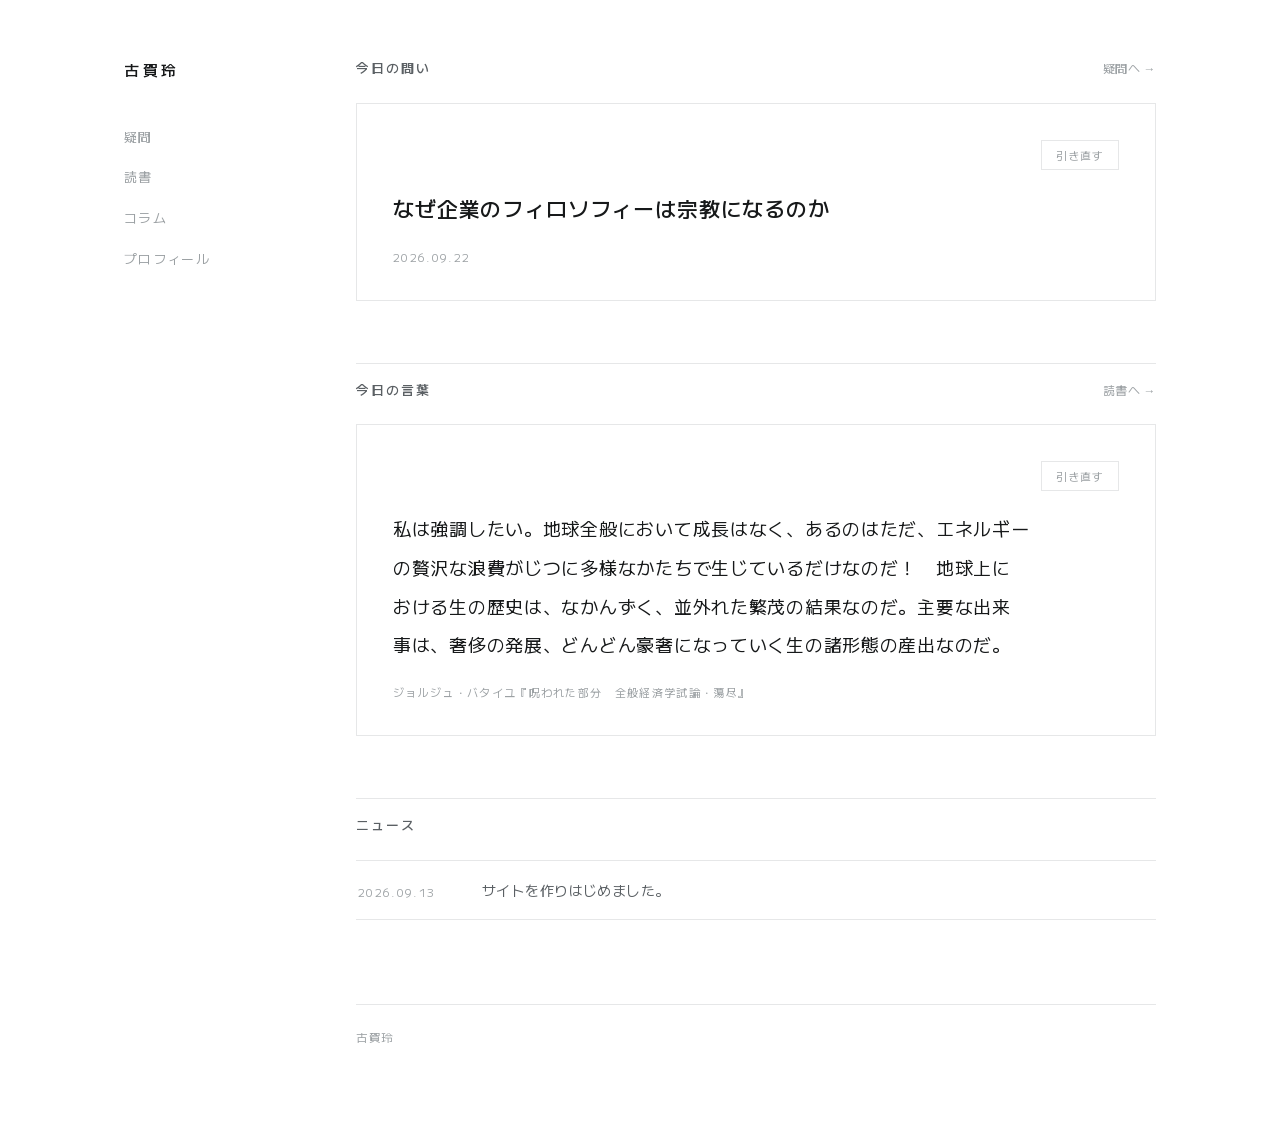
<file: index.html>
<!doctype html>
<html lang="ja">
<head>
<meta charset="utf-8">
<meta name="viewport" content="width=device-width, initial-scale=1">
<title>古賀玲</title>
<meta name="description" content="古賀玲のウェブサイト。日々浮かんだ疑問と、本から書き写した言葉を書きとめています。">
<meta property="og:title" content="古賀玲">
<meta property="og:description" content="古賀玲のウェブサイト。日々浮かんだ疑問と、本から書き写した言葉を書きとめています。">
<meta property="og:type" content="website">
<link rel="preconnect" href="https://fonts.googleapis.com">
<link rel="preconnect" href="https://fonts.gstatic.com" crossorigin>
<link rel="stylesheet" href="https://fonts.googleapis.com/css2?family=M+PLUS+2:wght@300;400;500&display=swap">
<link rel="stylesheet" href="style.css">
</head>
<body>

<div class="layout">
  <aside id="site-header"></aside>
  <main class="main">

  <div class="home-sec first">
    <div class="head">
      <h2>今日の問い</h2>
      <a href="questions.html">疑問へ →</a>
    </div>
    <div class="today">
      <div class="top">
        <button class="reroll" id="reroll">引き直す</button>
      </div>
      <button class="q" id="today-q"></button>
      <div class="foot" id="today-foot"></div>
    </div>
  </div>

  <div class="home-sec">
    <div class="head">
      <h2>今日の言葉</h2>
      <a href="books.html">読書へ →</a>
    </div>
    <div class="today wod">
      <div class="top">
        <button class="reroll" id="reroll-word">引き直す</button>
      </div>
      <button class="q" id="today-word"></button>
      <div class="foot" id="today-word-foot"></div>
    </div>
  </div>

  <div class="home-sec">
    <div class="head">
      <h2>ニュース</h2>
    </div>
    <div id="news"></div>
  </div>

    <div id="site-footer"></div>
  </main>
</div>

<script src="data.js"></script>
<script src="app.js"></script>
<script>
  renderSite("home");
  renderHome();
</script>
</body>
</html>
</file>
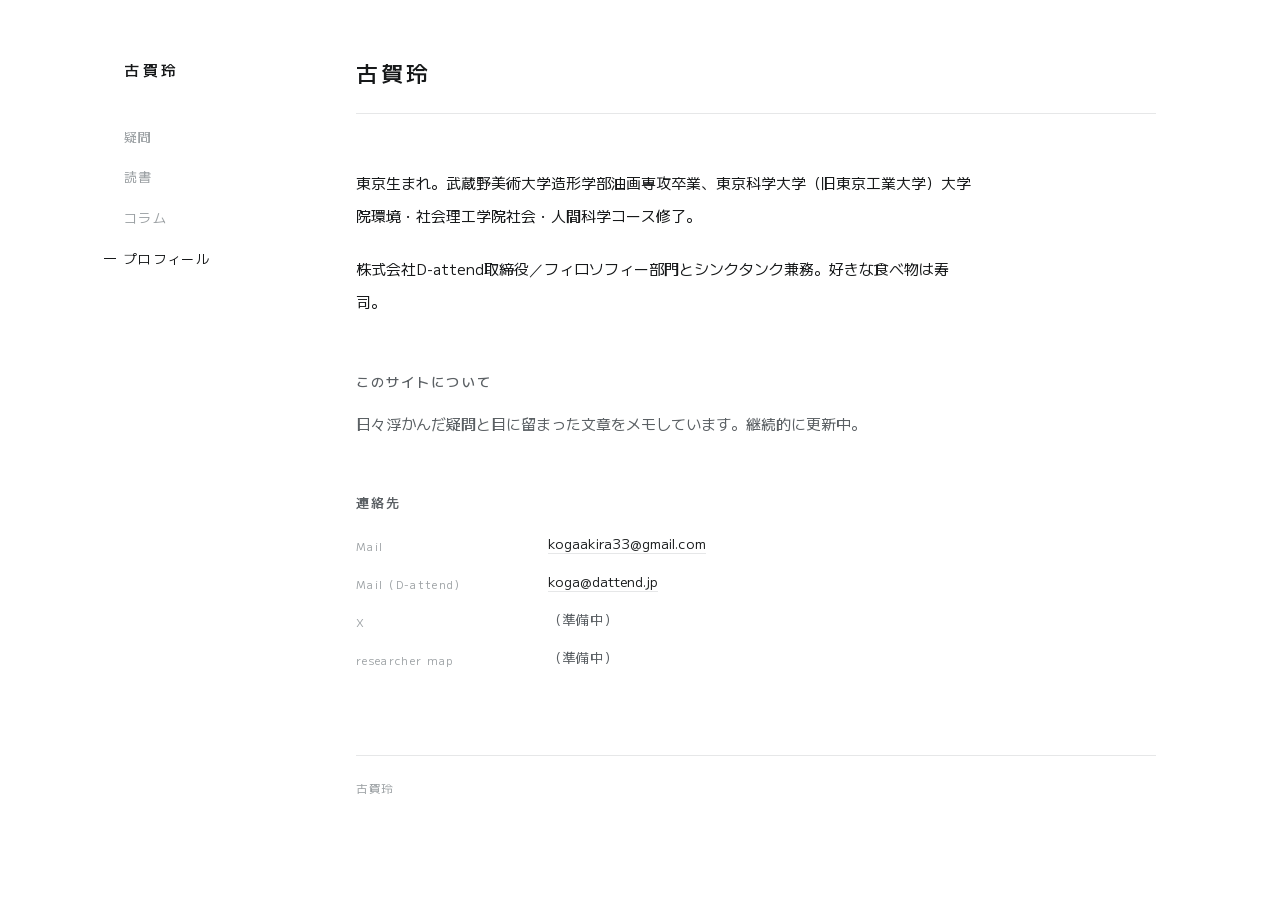
<file: about.html>
<!doctype html>
<html lang="ja">
<head>
<meta charset="utf-8">
<meta name="viewport" content="width=device-width, initial-scale=1">
<title>プロフィール — 古賀玲</title>
<meta name="description" content="古賀玲のプロフィールと連絡先。">
<meta property="og:title" content="プロフィール — 古賀玲">
<meta property="og:description" content="古賀玲のプロフィールと連絡先。">
<meta property="og:type" content="website">
<link rel="preconnect" href="https://fonts.googleapis.com">
<link rel="preconnect" href="https://fonts.gstatic.com" crossorigin>
<link rel="stylesheet" href="https://fonts.googleapis.com/css2?family=M+PLUS+2:wght@300;400;500&display=swap">
<link rel="stylesheet" href="style.css">
</head>
<body>

<div class="layout">
  <aside id="site-header"></aside>
  <main class="main">

  <div class="page-head">
    <div>
      <h1 id="about-name"></h1>
      <p class="sub" id="about-role"></p>
    </div>
  </div>

  <div class="about">
    <div id="about-body"></div>

    <h2>このサイトについて</h2>
    <p id="about-site"></p>

    <h2>連絡先</h2>
    <dl id="about-links"></dl>
  </div>

    <div id="site-footer"></div>
  </main>
</div>

<script src="data.js"></script>
<script src="app.js"></script>
<script>
  renderSite("about");
  renderAbout();
</script>
</body>
</html>
</file>
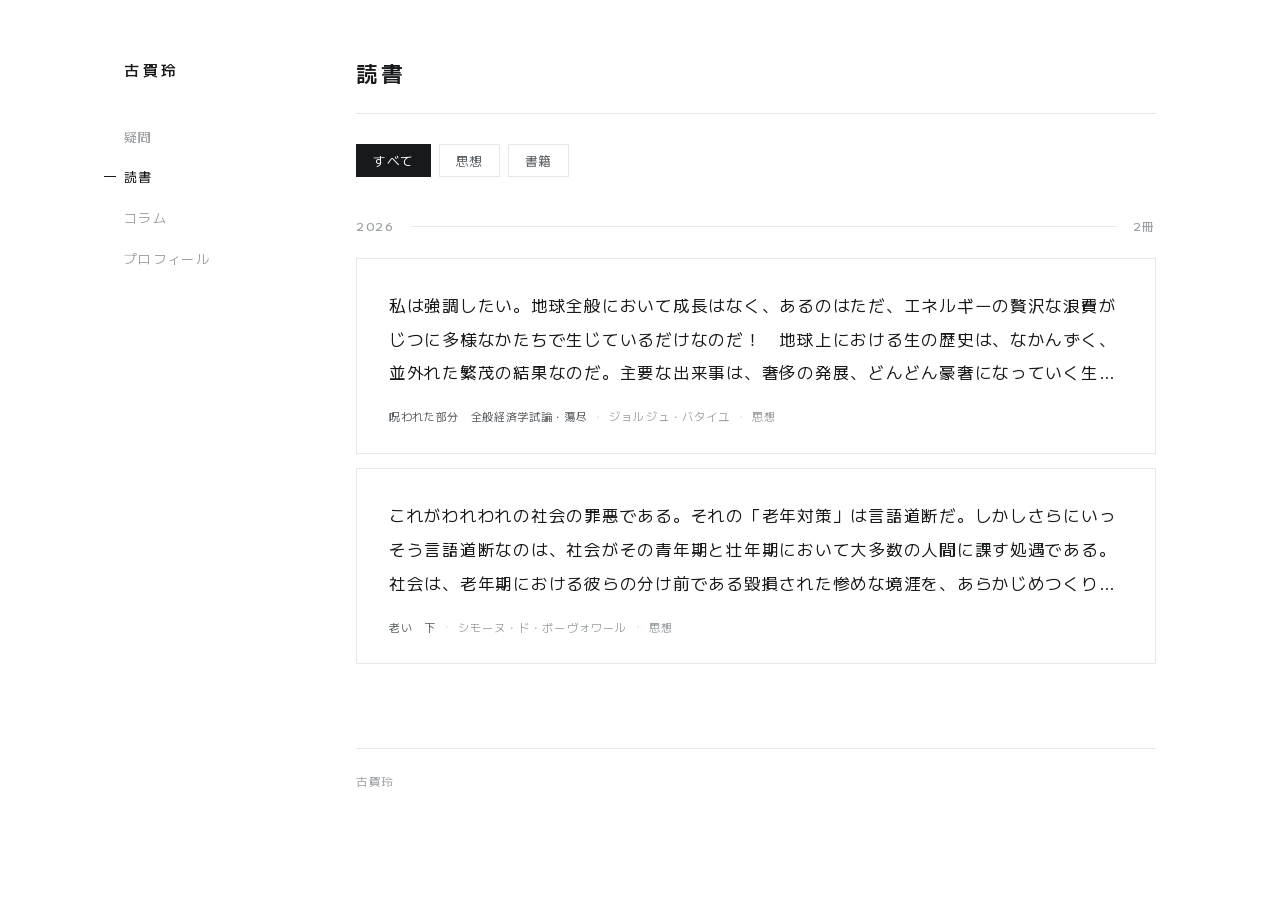
<file: books.html>
<!doctype html>
<html lang="ja">
<head>
<meta charset="utf-8">
<meta name="viewport" content="width=device-width, initial-scale=1">
<title>読書 — 古賀玲</title>
<meta name="description" content="古賀玲が本から書き写した言葉と、読んだなかで薦めたい書籍。">
<meta property="og:title" content="読書 — 古賀玲">
<meta property="og:description" content="古賀玲が本から書き写した言葉と、読んだなかで薦めたい書籍。">
<meta property="og:type" content="website">
<link rel="preconnect" href="https://fonts.googleapis.com">
<link rel="preconnect" href="https://fonts.gstatic.com" crossorigin>
<link rel="stylesheet" href="https://fonts.googleapis.com/css2?family=M+PLUS+2:wght@300;400;500&display=swap">
<link rel="stylesheet" href="style.css">
</head>
<body>

<div class="layout">
  <aside id="site-header"></aside>
  <main class="main">

  <div class="page-head">
    <div>
      <h1>読書</h1>
    </div>
  </div>

  <div class="chips" id="filters"></div>
  <div id="shelf"></div>

    <div id="site-footer"></div>
  </main>
</div>

<script src="data.js"></script>
<script src="app.js"></script>
<script>
  renderSite("books");
  renderBooks();
</script>
</body>
</html>
</file>
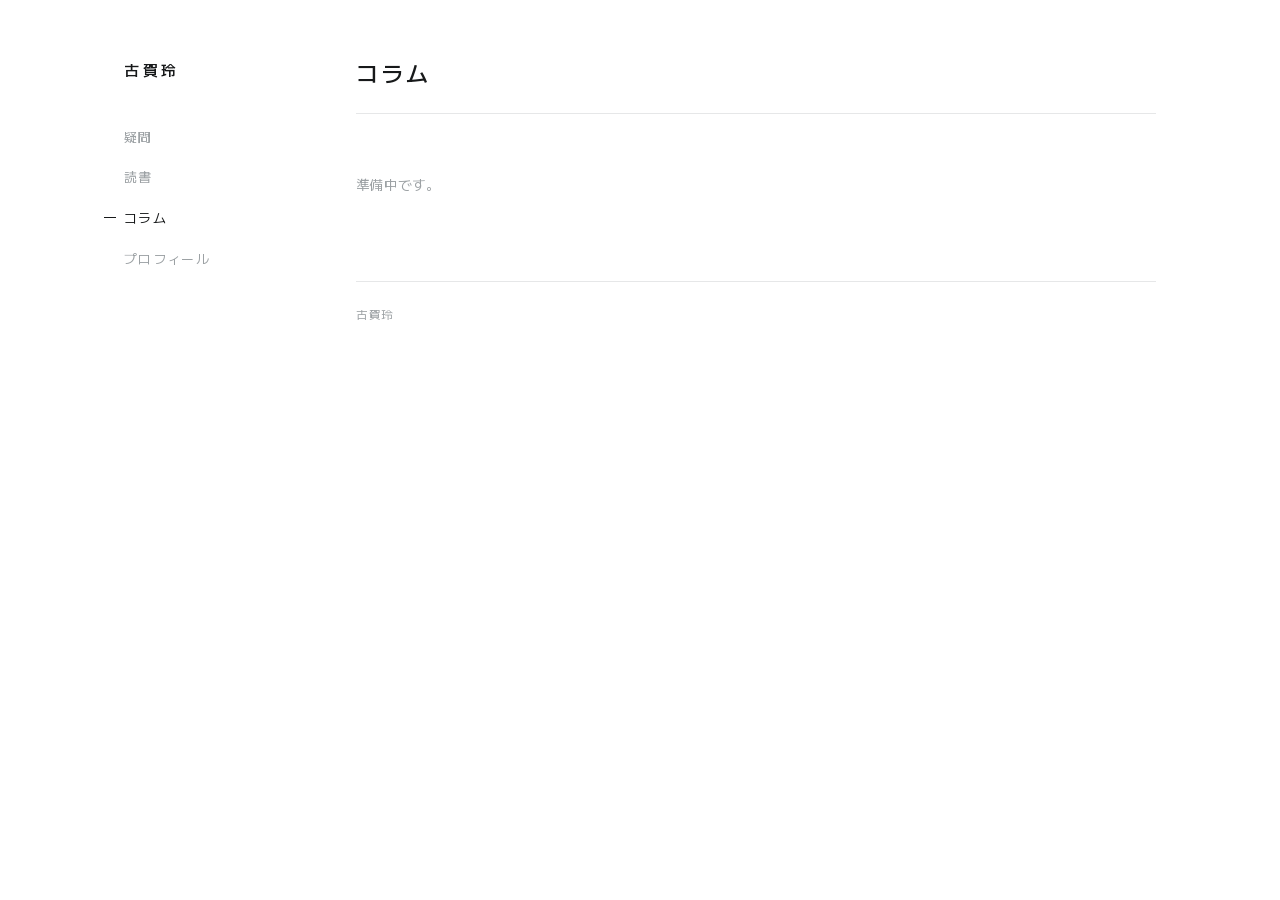
<file: columns.html>
<!doctype html>
<html lang="ja">
<head>
<meta charset="utf-8">
<meta name="viewport" content="width=device-width, initial-scale=1">
<title>コラム — 古賀玲</title>
<meta name="description" content="古賀玲が書いたコラム。">
<meta property="og:title" content="コラム — 古賀玲">
<meta property="og:description" content="古賀玲が書いたコラム。">
<meta property="og:type" content="website">
<link rel="preconnect" href="https://fonts.googleapis.com">
<link rel="preconnect" href="https://fonts.gstatic.com" crossorigin>
<link rel="stylesheet" href="https://fonts.googleapis.com/css2?family=M+PLUS+2:wght@300;400;500&display=swap">
<link rel="stylesheet" href="style.css">
</head>
<body>

<div class="layout">
  <aside id="site-header"></aside>
  <main class="main">

  <div class="page-head">
    <div>
      <h1>コラム</h1>
    </div>
  </div>

  <div id="columns"></div>

    <div id="site-footer"></div>
  </main>
</div>

<script src="data.js"></script>
<script src="app.js"></script>
<script>
  renderSite("columns");
  renderColumns();
</script>
</body>
</html>
</file>
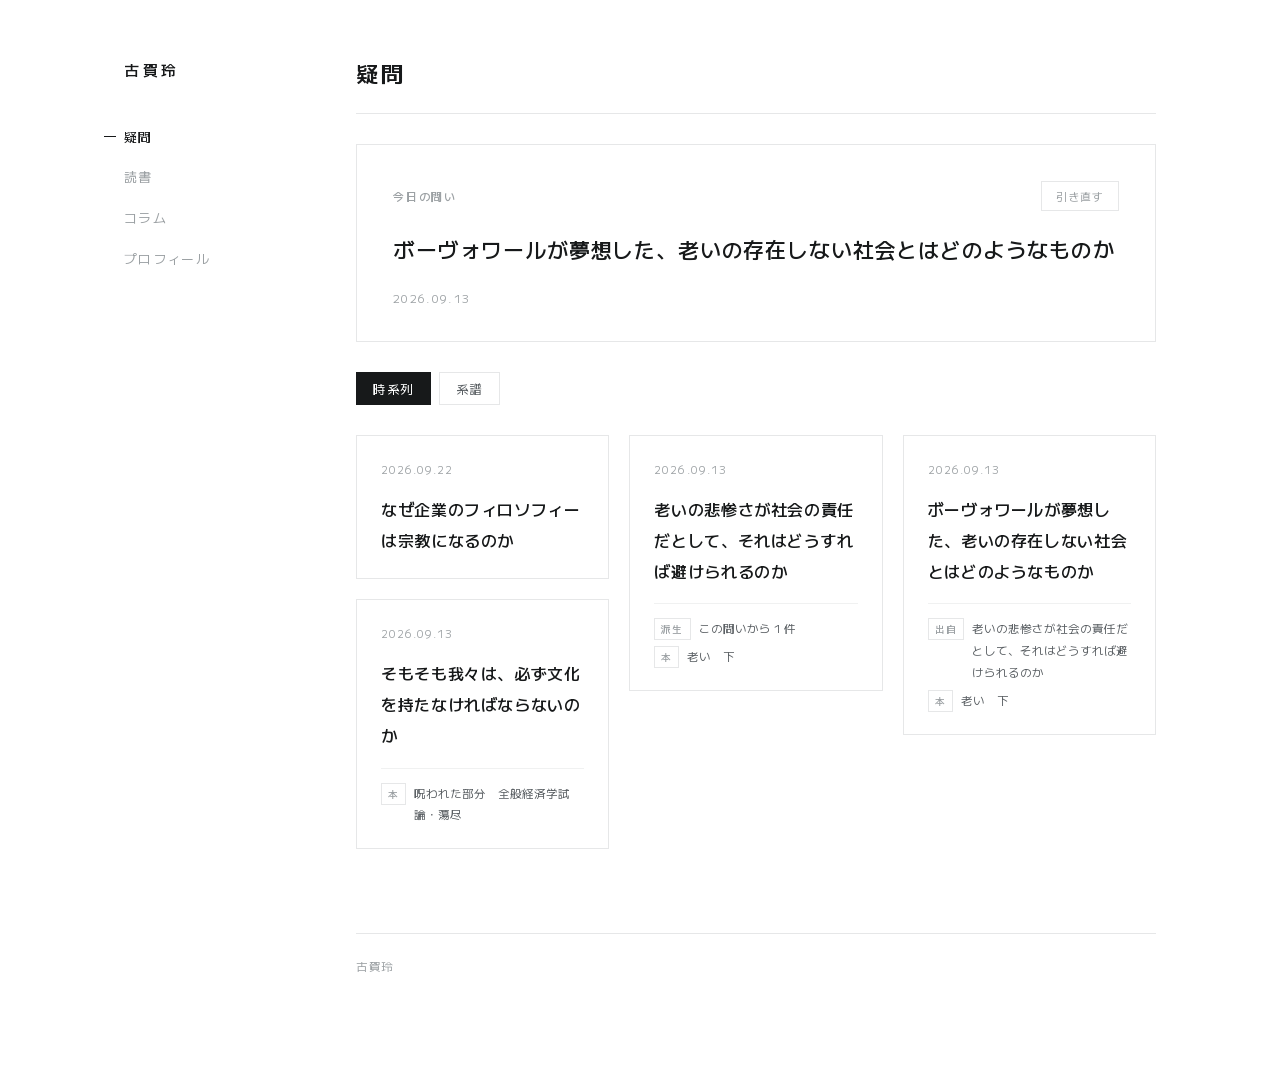
<file: questions.html>
<!doctype html>
<html lang="ja">
<head>
<meta charset="utf-8">
<meta name="viewport" content="width=device-width, initial-scale=1">
<title>疑問 — 古賀玲</title>
<meta name="description" content="古賀玲が生活のなかで書きとめている疑問の一覧。どの疑問がどこから出てきたのかを辿れるようにしています。">
<meta property="og:title" content="疑問 — 古賀玲">
<meta property="og:description" content="古賀玲が生活のなかで書きとめている疑問の一覧。どの疑問がどこから出てきたのかを辿れるようにしています。">
<meta property="og:type" content="website">
<link rel="preconnect" href="https://fonts.googleapis.com">
<link rel="preconnect" href="https://fonts.gstatic.com" crossorigin>
<link rel="stylesheet" href="https://fonts.googleapis.com/css2?family=M+PLUS+2:wght@300;400;500&display=swap">
<link rel="stylesheet" href="style.css">
</head>
<body>

<div class="layout">
  <aside id="site-header"></aside>
  <main class="main">

  <div class="page-head">
    <div>
      <h1>疑問</h1>
    </div>
  </div>

  <div class="home-sec" style="padding-top:30px">
    <div class="today">
      <div class="top">
        <span class="label">今日の問い</span>
        <button class="reroll" id="reroll">引き直す</button>
      </div>
      <button class="q" id="today-q"></button>
      <div class="foot" id="today-foot"></div>
    </div>
  </div>

  <div class="chips">
    <button class="tab chip" data-view="time" aria-pressed="true">時系列</button>
    <button class="tab chip" data-view="tree" aria-pressed="false">系譜</button>
  </div>
  <div id="qbody"></div>

    <div id="site-footer"></div>
  </main>
</div>

<script src="data.js"></script>
<script src="app.js"></script>
<script>
  renderSite("questions");
  mountToday();
  renderQuestions();
</script>
</body>
</html>
</file>
<file: style.css>
/* ============================================================
   見た目の設定。色と書体はここだけを直せば全ページに反映されます。
   ============================================================ */

:root {
  /* 色 —— 白基調 */
  --paper:    #ffffff;   /* 地 */
  --surface:  #ffffff;   /* カードの地 */
  --ink:      #17191a;   /* 本文 */
  --ink-2:    #5b6064;   /* 副次的な文字 */
  --ink-3:    #9ca1a4;   /* 日付・ラベル */
  --rule:     #e6e7e8;   /* 罫線 */
  --rule-2:   #f0f1f1;   /* 淡い罫線 */
  --accent:   #17191a;   /* 強調（黒） */
  --accent-bg:#f3f4f4;
  --on-accent:#ffffff;

  /* 書体 —— 線の太さが一定のゴシック一種類で通す */
  --sans: "M PLUS 2", "Hiragino Sans", "Hiragino Kaku Gothic ProN", "Yu Gothic", sans-serif;
  --tate: "Hiragino Sans", "Hiragino Kaku Gothic ProN", "Yu Gothic", "Noto Sans CJK JP", sans-serif;
}

/* 端末がダークモードでも、つねに白で表示します */
:root { color-scheme: only light; }

* { box-sizing: border-box; }

body {
  margin: 0;
  background: var(--paper); color: var(--ink);
  font-family: var(--sans); font-weight: 400;
  font-size: 15px; line-height: 1.9;
  -webkit-font-smoothing: antialiased;
}

/* ---------- 全体のレイアウト（左に縦並びのメニュー） ---------- */

.layout {
  max-width: 1080px; margin: 0 auto; padding-inline: 24px;
  display: grid; grid-template-columns: 168px 1fr; gap: 64px; align-items: start;
}
.main { min-width: 0; padding-block: 0 96px; }

a { color: var(--ink); text-decoration: underline; text-decoration-color: var(--rule); text-underline-offset: 4px; }
a:hover { text-decoration-color: var(--ink-3); }
:focus-visible { outline: 1px solid var(--ink); outline-offset: 3px; }

.label {
  font-size: 11px; font-weight: 500; letter-spacing: .16em;
  color: var(--ink-3); font-variant-numeric: tabular-nums;
}

/* ---------- 左のメニュー ---------- */

.side { position: sticky; top: 0; padding-block: 56px 40px; }
.brand {
  display: block; font-size: 15px; font-weight: 500; letter-spacing: .24em;
  color: var(--ink); text-decoration: none; margin-bottom: 40px;
}
.brand:hover { color: var(--ink-2); }
.side nav { display: flex; flex-direction: column; gap: 16px; align-items: flex-start; }
.side nav a {
  position: relative; font-size: 13px; letter-spacing: .1em;
  color: var(--ink-3); text-decoration: none;
}
.side nav a:hover { color: var(--ink); }
.side nav a[aria-current="page"] { color: var(--ink); }
.side nav a[aria-current="page"]::before {
  content: ""; position: absolute; left: -20px; top: .85em;
  width: 12px; height: 1px; background: var(--ink);
}

@media (max-width: 820px) {
  .layout { grid-template-columns: 1fr; gap: 0; }
  .side {
    position: static; padding-block: 32px 16px; border-bottom: 1px solid var(--rule);
    display: flex; flex-wrap: wrap; align-items: baseline; gap: 10px 28px; justify-content: space-between;
  }
  .brand { margin-bottom: 0; }
  .side nav { flex-direction: row; gap: 22px; }
  .side nav a[aria-current="page"]::before { left: 0; top: auto; bottom: -4px; width: 100%; }
}

/* ---------- ページ見出し ---------- */

.page-head {
  padding-block: 56px 24px; border-bottom: 1px solid var(--rule);
  display: flex; flex-wrap: wrap; gap: 16px 40px;
  align-items: flex-end; justify-content: space-between;
}
.page-head h1 {
  font-size: 22px; font-weight: 500; letter-spacing: .14em;
  margin: 0; line-height: 1.5;
}
.page-head .sub { margin: 10px 0 0; color: var(--ink-2); font-size: 13px; letter-spacing: .02em; }
.counts { display: flex; gap: 28px; }
.counts div { text-align: right; }
.counts b {
  display: block; font-size: 20px; font-weight: 400;
  font-variant-numeric: tabular-nums; color: var(--ink); line-height: 1.3;
  letter-spacing: .04em;
}

.dummy-note {
  margin-top: 22px; display: inline-block;
  font-size: 11px; letter-spacing: .1em; color: var(--ink-2);
  border: 1px solid var(--rule); padding: 5px 12px;
}

/* ---------- ホーム ---------- */

.hero { padding-block: 76px 8px; max-width: 620px; }
.hero .name {
  font-size: 28px; font-weight: 500; letter-spacing: .18em;
  margin: 0; line-height: 1.5;
}
.hero .role {
  font-size: 12px; letter-spacing: .2em; color: var(--ink-3); margin: 14px 0 0;
}
.hero p.lead {
  font-size: 15px; line-height: 2.2; color: var(--ink-2); margin: 30px 0 0;
}

.home-sec { padding-top: 62px; }
.home-sec.first { padding-top: 56px; }
.home-sec.first .head { border-top: 0; padding-top: 0; }
.home-sec .head {
  display: flex; align-items: baseline; justify-content: space-between;
  gap: 16px; border-top: 1px solid var(--rule); padding-top: 14px; margin-bottom: 22px;
}
.home-sec .head h2 {
  font-size: 13px; font-weight: 500; letter-spacing: .16em; margin: 0; color: var(--ink-2);
}
.home-sec .head a { font-size: 12px; letter-spacing: .04em; text-decoration: none; color: var(--ink-3); }
.home-sec .head a:hover { color: var(--ink); }

/* ---------- 今日の問い ---------- */

.today {
  border: 1px solid var(--rule); background: var(--surface);
  padding: 36px 36px 32px; display: flex; flex-direction: column; gap: 18px;
}
.today .top { display: flex; align-items: center; justify-content: space-between; gap: 16px; }
.today .top .reroll:only-child { margin-left: auto; }
.today .q {
  font-size: 21px; font-weight: 500; line-height: 1.95; letter-spacing: .04em;
  margin: 0; text-wrap: balance; cursor: pointer;
  background: none; border: 0; padding: 0; text-align: left; color: inherit;
  font-family: inherit;
}
.today .q:hover { color: var(--ink-2); }
.today .foot { font-size: 11px; letter-spacing: .12em; color: var(--ink-3); font-variant-numeric: tabular-nums; }
.reroll {
  font-family: inherit; font-size: 11px; letter-spacing: .1em;
  color: var(--ink-3); background: none; border: 1px solid var(--rule);
  padding: 6px 14px; cursor: pointer; white-space: nowrap;
}
.reroll:hover { color: var(--ink); border-color: var(--ink-3); }

.today.wod .q { font-size: 18px; line-height: 2.15; font-weight: 400; }

/* ---------- ニュース ---------- */

.news { list-style: none; margin: 0; padding: 0; border-top: 1px solid var(--rule); }
.news li {
  display: grid; grid-template-columns: 108px 1fr; gap: 4px 16px;
  padding: 16px 2px; border-bottom: 1px solid var(--rule);
}
.news .d {
  font-size: 11px; letter-spacing: .12em; color: var(--ink-3);
  font-variant-numeric: tabular-nums; padding-top: 5px;
}
.news .t { font-size: 14px; color: var(--ink-2); letter-spacing: .03em; }
.news .t a { color: var(--ink); }

@media (max-width: 560px) {
  .news li { grid-template-columns: 1fr; gap: 2px; }
  .news .d { padding-top: 0; }
}

/* ---------- コラム ---------- */

.cols { list-style: none; margin: 0; padding: 38px 0 0; }
.cols li {
  display: grid; grid-template-columns: 108px 1fr; gap: 6px 16px;
  padding: 24px 2px; border-bottom: 1px solid var(--rule);
}
.cols li:first-child { border-top: 1px solid var(--rule); }
.cols .d {
  font-size: 11px; letter-spacing: .12em; color: var(--ink-3);
  font-variant-numeric: tabular-nums; padding-top: 7px;
}
.cols .t a {
  font-size: 16px; font-weight: 500; letter-spacing: .04em; line-height: 1.8;
  color: var(--ink); text-decoration: none;
}
.cols .t a:hover { color: var(--ink-2); }
.cols .lead {
  display: block; margin-top: 6px; font-size: 12.5px;
  color: var(--ink-3); letter-spacing: .03em;
}

.article { max-width: 620px; padding-top: 48px; }
.article .a-date {
  font-size: 11px; letter-spacing: .12em; color: var(--ink-3);
  font-variant-numeric: tabular-nums; margin: 0 0 14px;
}
.article .a-title {
  font-size: 22px; font-weight: 500; letter-spacing: .08em;
  line-height: 1.75; margin: 0 0 36px; text-wrap: balance;
}
.article p { margin: 0 0 1.9em; line-height: 2.2; letter-spacing: .04em; color: var(--ink); }
.article .a-back { margin-top: 56px; font-size: 12.5px; }
.article .a-back a { color: var(--ink-3); text-decoration: none; }
.article .a-back a:hover { color: var(--ink); }

@media (max-width: 560px) {
  .cols li { grid-template-columns: 1fr; gap: 4px; }
  .cols .d { padding-top: 0; }
  .article .a-title { font-size: 19px; }
}

/* ---------- 絞り込み / タブ ---------- */

.chips { display: flex; flex-wrap: wrap; gap: 8px; padding-block: 30px 0; }
.chip {
  font-family: inherit; font-size: 12.5px; letter-spacing: .04em; color: var(--ink-2);
  background: none; border: 1px solid var(--rule); padding: 6px 16px; cursor: pointer;
  transition: background .15s ease, color .15s ease, border-color .15s ease;
}
.chip:hover { border-color: var(--ink-3); color: var(--ink); }
.chip[aria-pressed="true"] {
  background: var(--accent); border-color: var(--accent); color: var(--on-accent);
}
.view-note { color: var(--ink-3); font-size: 12.5px; margin: 16px 0 0; }

/* ---------- 本の棚 ---------- */

.year-group { padding-top: 38px; }
.year-head { display: flex; align-items: center; gap: 16px; margin-bottom: 20px; }
.year-head span {
  font-size: 12px; font-weight: 500; letter-spacing: .14em;
  color: var(--ink-3); font-variant-numeric: tabular-nums;
}
.year-head i { flex: 1; height: 1px; background: var(--rule); }

.words { display: flex; flex-direction: column; gap: 14px; }

.word {
  display: block; width: 100%; text-align: left; font: inherit; color: inherit;
  background: var(--surface); border: 1px solid var(--rule);
  padding: 30px 32px 26px; cursor: pointer;
  transition: border-color .16s ease;
}
.word:hover { border-color: var(--ink-3); }
.word .quote {
  margin: 0; font-size: 16.5px; font-weight: 400;
  line-height: 2.05; letter-spacing: .045em;
  display: -webkit-box; -webkit-box-orient: vertical; -webkit-line-clamp: 3; overflow: hidden;
}
.word .src {
  margin: 16px 0 0; font-size: 11px; letter-spacing: .1em; color: var(--ink-3);
  font-variant-numeric: tabular-nums;
  display: flex; flex-wrap: wrap; align-items: center; gap: 0 10px;
}
.word .src .title { color: var(--ink-2); letter-spacing: .06em; }
.word .src .sep { width: 2px; height: 2px; border-radius: 50%; background: var(--rule); flex: none; }

/* おすすめの書籍 */
.rec-list { padding-top: 38px; }
.word.rec { padding: 26px 32px 24px; }
.word.rec .rec-title {
  margin: 0; font-size: 16px; font-weight: 500;
  letter-spacing: .06em; line-height: 1.8;
}
.word.rec .src { margin-top: 10px; }
.word.rec .rec-note {
  margin: 14px 0 0; font-size: 13.5px; line-height: 2; color: var(--ink-2); letter-spacing: .03em;
}
.empty { padding-top: 44px; color: var(--ink-3); font-size: 13.5px; }

/* ---------- 問いの壁 ---------- */

.wall { columns: 3; column-gap: 20px; padding-top: 30px; }
.wall.two { columns: 2; }
@media (max-width: 860px) { .wall, .wall.two { columns: 2; } }
@media (max-width: 560px) { .wall, .wall.two { columns: 1; } }

.qcard {
  break-inside: avoid; width: 100%; margin-bottom: 20px;
  display: block; text-align: left; font: inherit; color: inherit;
  background: var(--surface); border: 1px solid var(--rule);
  padding: 24px 24px 22px; cursor: pointer;
  transition: border-color .16s ease;
}
.qcard:hover { border-color: var(--ink-3); }
.qcard .meta {
  font-size: 10.5px; letter-spacing: .1em; color: var(--ink-3);
  font-variant-numeric: tabular-nums;
  display: flex; gap: 8px; align-items: center; margin-bottom: 14px;
}
.qcard .meta em { font-style: normal; letter-spacing: .04em; }
.qcard .meta i { width: 2px; height: 2px; border-radius: 50%; background: var(--rule); flex: none; }
.qcard .q {
  font-size: 16px; font-weight: 500; line-height: 1.95; letter-spacing: .04em; margin: 0;
}
.rel {
  margin-top: 16px; padding-top: 14px; border-top: 1px solid var(--rule-2);
  display: flex; flex-direction: column; gap: 6px;
}
.rel span { font-size: 11.5px; color: var(--ink-3); display: flex; gap: 8px; align-items: baseline; }
.rel b {
  font-size: 9.5px; font-weight: 500; letter-spacing: .12em; color: var(--ink-3);
  flex: none; border: 1px solid var(--rule); padding: 1px 6px;
}
.rel .t { color: var(--ink-2); }

/* ---------- 系譜 ---------- */

.tree { padding-top: 30px; display: flex; flex-direction: column; gap: 48px; }
.root-q {
  font-size: 19px; font-weight: 500; line-height: 1.85; letter-spacing: .04em;
  margin: 0 0 6px; cursor: pointer; text-wrap: balance;
  background: none; border: 0; padding: 0; text-align: left; color: inherit; font-family: inherit;
}
.root-q:hover { color: var(--ink-2); }
.root-meta {
  font-size: 10.5px; letter-spacing: .12em; color: var(--ink-3);
  margin-bottom: 18px; font-variant-numeric: tabular-nums;
}
ul.branch { list-style: none; margin: 0; padding: 0 0 0 4px; }
ul.branch ul.branch { padding-left: 28px; }
ul.branch li { position: relative; padding-left: 28px; padding-block: 8px; }
ul.branch li::before {
  content: ""; position: absolute; left: 0; top: 0; bottom: 0; width: 1px; background: var(--rule);
}
ul.branch li:last-child::before { bottom: auto; height: 24px; }
ul.branch li::after {
  content: ""; position: absolute; left: 0; top: 24px; width: 18px; height: 1px; background: var(--rule);
}
.node {
  font: inherit; color: inherit; text-align: left; background: none; border: 0; padding: 0;
  cursor: pointer; font-size: 14.5px; line-height: 1.9; letter-spacing: .04em;
}
.node:hover { color: var(--ink-2); }
.node .d {
  font-size: 10px; letter-spacing: .12em; color: var(--ink-3);
  margin-left: 12px; white-space: nowrap; font-variant-numeric: tabular-nums;
}
.loose { margin-top: 8px; }
.loose .label { display: block; margin-bottom: 16px; }
.loose ul { list-style: none; margin: 0; padding: 0; display: flex; flex-direction: column; gap: 12px; }

/* ---------- プロフィール ---------- */

.about { max-width: 620px; padding-top: 52px; }
.about h2 {
  font-size: 13px; font-weight: 500; letter-spacing: .16em;
  margin: 52px 0 16px; color: var(--ink-2);
}
.about p { margin: 0 0 1.3em; color: var(--ink-2); }
.about .lead { font-size: 15px; line-height: 2.2; color: var(--ink); }
/* 紹介文は全段落を同じ濃さで */
.about #about-body p { font-size: 15px; line-height: 2.2; color: var(--ink); }
.about dl { margin: 0; display: grid; grid-template-columns: 172px 1fr; gap: 12px 20px; font-size: 13.5px; }
.about dt { font-size: 11px; letter-spacing: .12em; color: var(--ink-3); padding-top: 5px; }
.about dd { margin: 0; color: var(--ink-2); }

/* ---------- ダイアログ ---------- */

dialog {
  border: 1px solid var(--rule); padding: 0; max-width: 620px; width: calc(100% - 32px);
  background: var(--surface); color: var(--ink);
}
dialog::backdrop { background: rgba(23,25,26,.32); }
.d-inner { padding: 40px 40px 44px; }
.d-close {
  position: absolute; top: 16px; right: 16px; width: 30px; height: 30px;
  border: 1px solid var(--rule); background: var(--surface);
  color: var(--ink-3); font-size: 15px; line-height: 1; cursor: pointer; font-family: inherit;
}
.d-close:hover { color: var(--ink); border-color: var(--ink-3); }

.d-title { font-size: 19px; font-weight: 500; line-height: 1.75; letter-spacing: .06em; margin: 0; text-wrap: balance; }
.d-author { color: var(--ink-2); font-size: 12.5px; margin: 8px 0 0; }
.d-meta {
  margin-top: 14px; display: flex; flex-wrap: wrap; gap: 6px 12px; align-items: center;
  font-size: 11px; letter-spacing: .1em; color: var(--ink-3); font-variant-numeric: tabular-nums;
}
.d-q { font-size: 20px; font-weight: 500; line-height: 1.9; letter-spacing: .04em; margin: 0; text-wrap: balance; }
.tag {
  font-size: 11px; letter-spacing: .06em; color: var(--ink-2);
  border: 1px solid var(--rule); padding: 2px 10px;
}
.d-sec { margin-top: 32px; }
.d-sec > .label { display: block; margin-bottom: 14px; }
.quotes { display: flex; flex-direction: column; gap: 20px; margin: 0; }
blockquote {
  margin: 0; padding-left: 20px; border-left: 1px solid var(--ink-3);
  font-size: 15px; line-height: 2.15; letter-spacing: .03em;
}
.d-note { color: var(--ink-2); font-size: 13.5px; margin: 0; }
.d-cite { color: var(--ink-2); font-size: 12.5px; line-height: 1.9; margin: 0; letter-spacing: .03em; }
blockquote cite {
  display: block; margin-top: 10px; font-style: normal;
  font-size: 11px; letter-spacing: .1em; color: var(--ink-3);
}
.d-list { list-style: none; margin: 0; padding: 0; display: flex; flex-direction: column; gap: 10px; }
.d-list button, .d-list a {
  font: inherit; font-size: 14.5px; line-height: 1.85; letter-spacing: .03em;
  color: var(--ink); background: none; border: 0; padding: 0; text-align: left; cursor: pointer;
  text-decoration: underline; text-decoration-color: var(--rule); text-underline-offset: 4px;
}
.d-list button:hover, .d-list a:hover { text-decoration-color: var(--ink-3); }
.link-chip {
  display: inline-flex; align-items: center; gap: 8px; font-size: 12.5px; letter-spacing: .04em;
  color: var(--ink); border: 1px solid var(--rule); padding: 7px 16px;
  cursor: pointer; font-family: inherit; text-decoration: none; background: none;
}
.link-chip:hover { border-color: var(--ink-3); }

/* ---------- フッター ---------- */

.site-footer {
  margin-top: 84px; border-top: 1px solid var(--rule); padding-top: 22px;
  color: var(--ink-3); font-size: 11.5px; letter-spacing: .06em;
  display: flex; flex-wrap: wrap; gap: 8px 24px; justify-content: space-between;
}

@media (max-width: 560px) {
  .hero { padding-top: 52px; }
  .hero .name { font-size: 22px; }
  .page-head h1 { font-size: 19px; }
  .today { padding: 28px 24px 26px; }
  .today .q { font-size: 18px; }
  .word { padding: 24px 22px 22px; }
  .word .quote { font-size: 15.5px; }
  .d-inner { padding: 30px 24px 34px; }
  .about dl { grid-template-columns: 1fr; gap: 2px; }
  .about dt { padding-top: 14px; }
}
@media (prefers-reduced-motion: reduce) { * { transition: none !important; } }
</file>
